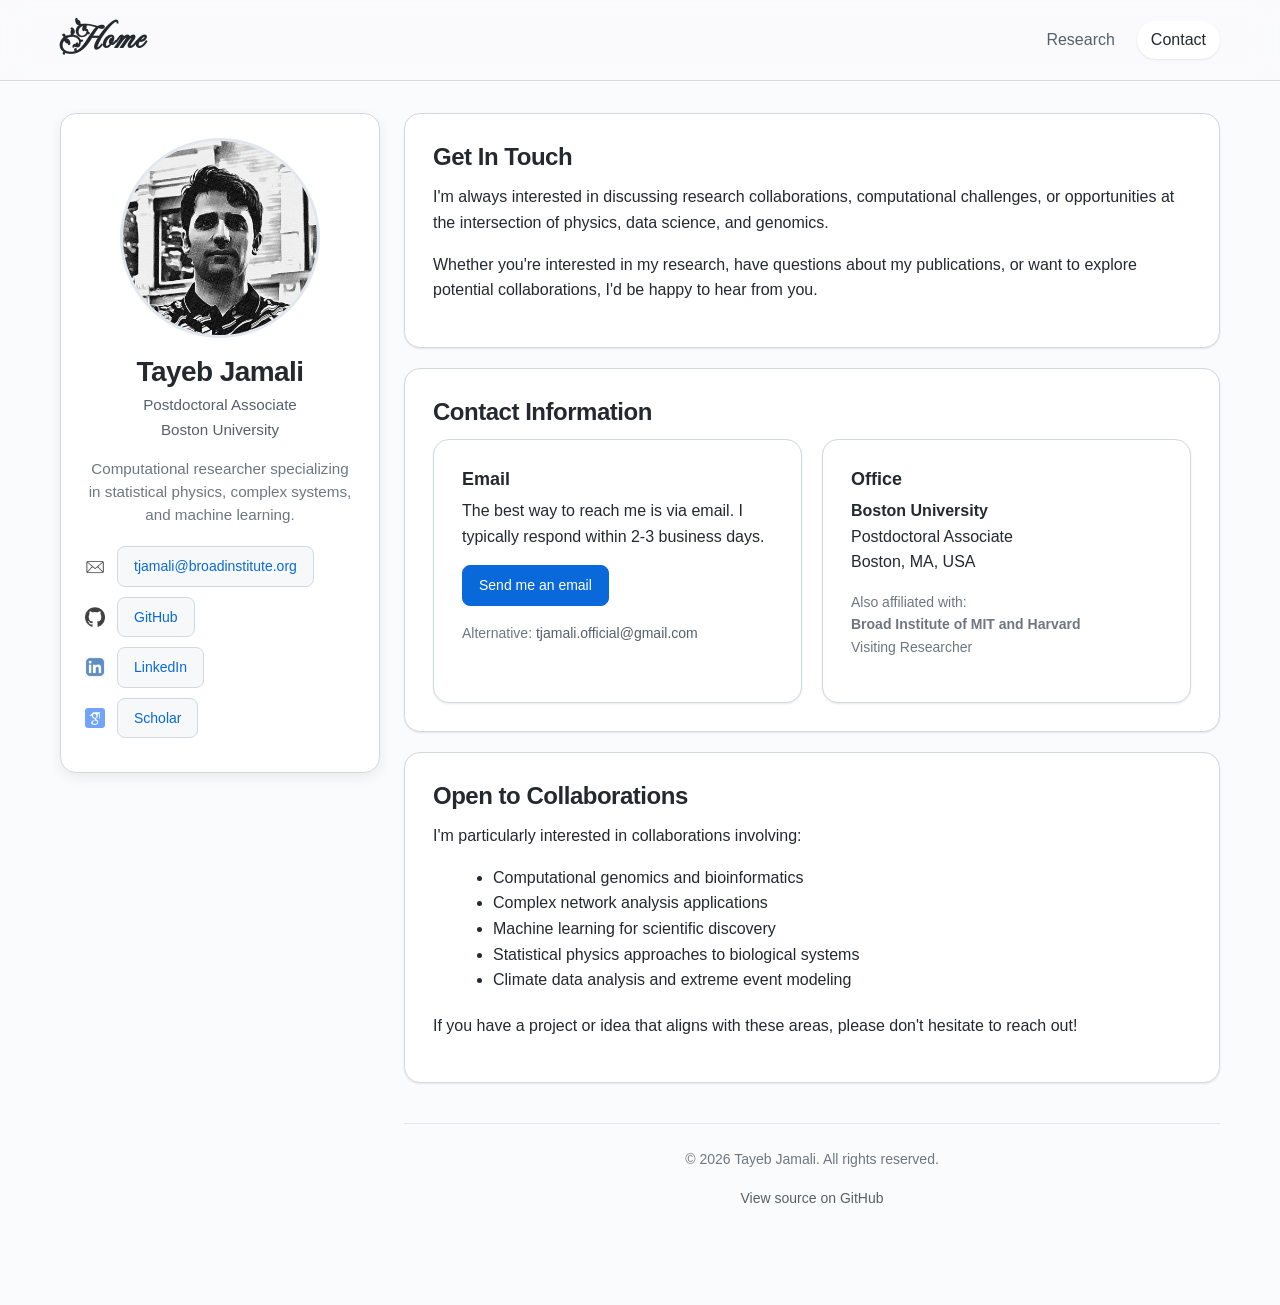
<file: contact.html>
<!DOCTYPE html>
<html lang="en">
<head>
  <meta charset="UTF-8">
  <meta name="viewport" content="width=device-width, initial-scale=1.0">
  <meta http-equiv="X-UA-Compatible" content="IE=edge">
  <link href="https://fonts.googleapis.com/css2?family=Fleur+De+Leah&display=swap" rel="stylesheet">  
  
  <!-- SEO Meta Tags -->
  <title>Contact - Tayeb Jamali</title>
  <meta name="description" content="Get in touch with Tayeb Jamali for research collaborations, computational challenges, or opportunities in physics and data science.">
  <meta name="keywords" content="contact, collaboration, research, computational physics, data science">
  <meta name="author" content="Tayeb Jamali">
  <meta name="robots" content="index, follow">
  
  <!-- Open Graph / Facebook -->
  <meta property="og:type" content="website">
  <meta property="og:url" content="https://tayebjamali.github.io/contact.html">
  <meta property="og:title" content="Contact - Tayeb Jamali">
  <meta property="og:description" content="Get in touch for research collaborations and opportunities.">
  <meta property="og:image" content="https://tayebjamali.github.io/og-image.jpg">
  
  <!-- Twitter -->
  <meta property="twitter:card" content="summary_large_image">
  <meta property="twitter:url" content="https://tayebjamali.github.io/contact.html">
  <meta property="twitter:title" content="Contact - Tayeb Jamali">
  <meta property="twitter:description" content="Get in touch for research collaborations and opportunities.">
  <meta property="twitter:image" content="https://tayebjamali.github.io/og-image.jpg">
  
  <!-- Favicons -->
  <link rel="icon" type="image/x-icon" href="favicon.ico">
  <link rel="apple-touch-icon" sizes="180x180" href="apple-touch-icon.png">
  <link rel="icon" type="image/png" sizes="32x32" href="favicon-32x32.png">
  <link rel="icon" type="image/png" sizes="16x16" href="favicon-16x16.png">
  <link rel="manifest" href="site.webmanifest">
  
  <!-- Stylesheets -->
  <link rel="stylesheet" href="styles.css">
  <link rel="preconnect" href="https://fonts.googleapis.com">
  
  <!-- Canonical URL -->
  <link rel="canonical" href="https://tayebjamali.github.io/contact.html">
</head>
<body>
  <!-- Skip to content link for accessibility -->
  <a href="#main-content" class="skip-link">Skip to main content</a>
  
  <!-- Top Navigation -->
  <header class="topbar" role="banner">
    <div class="topwrap">
      <a class="site" href="index.html" aria-label="Home"> Home </a>
      <nav role="navigation" aria-label="Main navigation">
        <a class="navlink" href="research.html">Research</a>
        <a class="navlink" href="contact.html">Contact</a>
      </nav>
    </div>
  </header>
  
  <!-- Main Layout -->
  <div class="wrap">
    <div id="sidebar-container"></div>
    <script>
      // Load sidebar
      fetch('sidebar.html')
        .then(response => response.text())
        .then(html => {
          document.getElementById('sidebar-container').innerHTML = html;
        });
    </script>
    
    <!-- Main Content -->
    <main class="main" id="main-content" role="main">
      <section class="panel" aria-labelledby="contact-heading">
        <h2 id="contact-heading">Get In Touch</h2>
        <p>
          I'm always interested in discussing research collaborations, computational challenges, or opportunities at the intersection of physics, data science, and genomics.
        </p>
        <p>
          Whether you're interested in my research, have questions about my publications, or want to explore potential collaborations, I'd be happy to hear from you.
        </p>
      </section>
      
      <section class="panel" aria-labelledby="contact-methods">
        <h2 id="contact-methods">Contact Information</h2>
        
        <div class="grid">
          <div class="panel" style="margin:0">
            <h3> Email</h3>
            <p>The best way to reach me is via email. I typically respond within 2-3 business days.</p>
            <p>
              <a class="btn btn-primary" href="mailto:tjamali@broadinstitute.org">
                Send me an email
              </a>
            </p>
            <p class="meta">Alternative: <a href="mailto:tjamali.official@gmail.com">tjamali.official@gmail.com</a></p>
          </div>
          
          <div class="panel" style="margin:0">
            <h3> Office</h3>
            <p>
              <strong>Boston University</strong><br>
              Postdoctoral Associate<br>
              Boston, MA, USA
            </p>
            <p class="meta">
              Also affiliated with:<br>
              <strong>Broad Institute of MIT and Harvard</strong><br>
              Visiting Researcher
            </p>
          </div>
        </div>
      </section>
      
      <section class="panel" aria-labelledby="collaboration-heading">
        <h2 id="collaboration-heading">Open to Collaborations</h2>
        <p>I'm particularly interested in collaborations involving:</p>
        <ul style="margin-left: 20px;">
          <li>Computational genomics and bioinformatics</li>
          <li>Complex network analysis applications</li>
          <li>Machine learning for scientific discovery</li>
          <li>Statistical physics approaches to biological systems</li>
          <li>Climate data analysis and extreme event modeling</li>
        </ul>
        <p style="margin-top: 20px;">If you have a project or idea that aligns with these areas, please don't hesitate to reach out!</p>
      </section>
      
      <!-- Footer -->
      <footer class="footer" role="contentinfo">
        <p>&copy; <span id="year"></span> Tayeb Jamali. All rights reserved.</p>
        <p class="meta">
          <a href="https://github.com/tayebjamali/tayebjamali.github.io" rel="noopener noreferrer" target="_blank">View source on GitHub</a>
        </p>
      </footer>
    </main>
  </div>
  
  <!-- JavaScript -->
  <script>
    // Set current year
    const yearElement = document.getElementById('year');
    if (yearElement) {
      yearElement.textContent = new Date().getFullYear();
    }
    
    // Enhanced navigation with error handling
    function updateNavigation() {
      const currentPath = location.pathname.split('/').pop() || 'index.html';
      const navLinks = document.querySelectorAll('.navlink');
      
      navLinks.forEach(link => {
        const href = link.getAttribute('href');
        if (href === currentPath) {
          link.setAttribute('aria-current', 'page');
        } else {
          link.removeAttribute('aria-current');
        }
      });
    }
    
    // Run on page load
    document.addEventListener('DOMContentLoaded', () => {
      updateNavigation();
      document.body.classList.remove('loading');
    });
    
    // Console message
    console.log('%c📬 Contact Page', 'font-size: 16px; color: #0969da;');
    console.log('Feel free to reach out for collaborations!');
  </script>
</body>
</html>
</file>
<file: styles.css>
/* Enhanced Professional Styles with Dark Mode Support */

:root {
  /* Light mode colors */
  --bg: #fafbfc;
  --bg-secondary: #f6f8fa;
  --surface: #ffffff;
  --surface-2: #f6f8fa;
  --text: #24292f;
  --text-secondary: #57606a;
  --muted: #6e7781;
  --line: #d1d9e0;
  --line-light: #e1e7ed;
  --brand: #0969da;
  --brand-hover: #0860ca;
  --success: #1a7f37;
  --warning: #9a6700;
  
  /* Design tokens */
  --radius: 12px;
  --radius-sm: 8px;
  --radius-lg: 16px;
  --shadow-sm: 0 1px 3px rgba(31, 35, 40, 0.04), 0 1px 2px rgba(31, 35, 40, 0.06);
  --shadow: 0 4px 12px rgba(31, 35, 40, 0.08);
  --shadow-lg: 0 12px 28px rgba(31, 35, 40, 0.12);
  --maxw: 1200px;
  --transition: all 0.2s cubic-bezier(0.4, 0, 0.2, 1);
  
  /* Typography scale */
  --font-sans: -apple-system, BlinkMacSystemFont, "Segoe UI", "Noto Sans", Helvetica, Arial, sans-serif, "Apple Color Emoji", "Segoe UI Emoji";
  --font-mono: ui-monospace, SFMono-Regular, "SF Mono", Consolas, "Liberation Mono", Menlo, monospace;
}

/* Dark mode */
@media (prefers-color-scheme: dark) {
  :root {
    --bg: #0d1117;
    --bg-secondary: #161b22;
    --surface: #161b22;
    --surface-2: #21262d;
    --text: #f0f6fc;
    --text-secondary: #8b949e;
    --muted: #6e7681;
    --line: #30363d;
    --line-light: #21262d;
    --brand: #58a6ff;
    --brand-hover: #79b8ff;
    --shadow-sm: 0 1px 3px rgba(0, 0, 0, 0.12), 0 1px 2px rgba(0, 0, 0, 0.24);
    --shadow: 0 4px 12px rgba(0, 0, 0, 0.24);
    --shadow-lg: 0 12px 28px rgba(0, 0, 0, 0.36);
  }
}

/* Reset & Base */
*, *::before, *::after {
  box-sizing: border-box;
}

html {
  height: 100%;
  scroll-behavior: smooth;
  -webkit-font-smoothing: antialiased;
  -moz-osx-font-smoothing: grayscale;
}

body {
  min-height: 100%;
  margin: 0;
  font-family: var(--font-sans);
  font-size: 16px;
  line-height: 1.6;
  color: var(--text);
  background: var(--bg);
  transition: background-color 0.3s ease;
}

/* Typography */
h1, h2, h3, h4, h5, h6 {
  font-weight: 600;
  line-height: 1.25;
  margin-top: 0;
}

h1 { font-size: 2rem; }
h2 { font-size: 1.5rem; }
h3 { font-size: 1.25rem; }

p {
  margin-top: 0;
  margin-bottom: 1rem;
}

/* Links */
a {
  color: var(--brand);
  text-decoration: none;
  transition: var(--transition);
}

a:hover {
  color: var(--brand-hover);
  text-decoration: underline;
}

a:focus-visible {
  outline: 2px solid var(--brand);
  outline-offset: 2px;
  border-radius: 4px;
}

.skip-link {
  position: absolute;
  top: -100px;  /* Move it further up */
  left: -100px;  /* Move it off to the left too */
  background: var(--brand);
  color: white;
  padding: 8px 16px;
  border-radius: 0 0 8px 0;
  z-index: 100;
  transition: top 0.2s, left 0.2s;
}

.skip-link:focus {
  top: 0;
  left: 0;  /* Bring it back when focused */
}

/* Top Navigation */
.topbar {
  position: sticky;
  top: 0;
  z-index: 50;
  backdrop-filter: blur(12px);
  -webkit-backdrop-filter: blur(12px);
  background: rgba(250, 251, 252, 0.8);
  border-bottom: 1px solid var(--line);
  transition: var(--transition);
}

@media (prefers-color-scheme: dark) {
  .topbar {
    background: rgba(13, 17, 23, 0.8);
  }
}

.topwrap {
  max-width: var(--maxw);
  margin: 0 auto;
  padding: 12px 20px;
  display: flex;
  align-items: center;
  gap: 16px;
}

.site {
  font-family: 'Fleur De Leah', cursive;
  font-weight: 720;
  font-size: 2.2rem;  /* Slightly larger for calligraphy */
  letter-spacing: 1px;
  color: var(--text);
  transition: transform 0.2s ease;
}

.site:hover {
  //transform: translateX(2px);
  text-decoration: none;
}

nav {
  margin-left: auto;
  display: flex;
  flex-wrap: wrap;
  gap: 8px;
}

.navlink {
  position: relative;
  display: inline-block;
  padding: 6px 14px;
  border-radius: 999px;
  font-weight: 500;
  color: var(--text-secondary);
  transition: var(--transition);
}

.navlink:hover {
  color: var(--text);
  background: var(--surface);
  text-decoration: none;
  transform: translateY(-1px);
  box-shadow: var(--shadow-sm);
}

.navlink[aria-current="page"] {
  color: var(--text);
  background: var(--surface);
  box-shadow: var(--shadow-sm);
}

/* Layout */
.wrap {
  max-width: var(--maxw);
  margin: 0 auto;
  padding: 32px 20px 80px;
  display: grid;
  grid-template-columns: 320px 1fr;
  gap: 24px;
  animation: fadeIn 0.5s ease;
}

@keyframes fadeIn {
  from {
    opacity: 0;
    transform: translateY(10px);
  }
  to {
    opacity: 1;
    transform: translateY(0);
  }
}

@media (max-width: 980px) {
  .wrap {
    grid-template-columns: 1fr;
    padding: 24px 16px 60px;
  }
}

/* Sidebar */
.side {
  position: sticky;
  top: 80px;
  align-self: start;
  background: var(--surface);
  border: 1px solid var(--line);
  border-radius: var(--radius-lg);
  padding: 24px;
  box-shadow: var(--shadow);
  transition: var(--transition);
}

.side:hover {
  box-shadow: var(--shadow-lg);
}

.avatar {
  width: 200px;
  height: 200px;
  border-radius: 50%;
  object-fit: cover;
  display: block;
  border: 3px solid var(--line-light);
  margin: 0 auto 16px;
  transition: transform 0.3s ease;
}

.avatar:hover {
  transform: scale(1.05);
}

.name {
  font-size: 1.75rem;
  font-weight: 700;
  margin: 8px 0 4px;
  text-align: center;
  letter-spacing: -0.02em;
}

.role {
  color: var(--text-secondary);
  text-align: center;
  margin: 4px 0 16px;
  font-size: 0.95rem;
}

.bio {
  color: var(--muted);
  margin: 12px 0 20px;
  text-align: center;
  font-size: 0.95rem;
  line-height: 1.5;
}

.slist {
  list-style: none;
  padding: 0;
  margin: 0;
}

.slist li {
  margin: 10px 0;
  display: flex;
  gap: 12px;
  align-items: center;
}

.slist img {
  width: 20px;
  height: 20px;
  display: block;
  opacity: 0.75;
  transition: opacity 0.2s;
}

.slist li:hover img {
  opacity: 1;
}

/* Buttons */
.btn {
  display: inline-flex;
  align-items: center;
  gap: 8px;
  padding: 8px 16px;
  border: 1px solid var(--line);
  background: var(--surface-2);
  border-radius: var(--radius-sm);
  font-weight: 500;
  font-size: 0.875rem;
  transition: var(--transition);
  cursor: pointer;
}

.btn:hover {
  background: var(--surface);
  border-color: var(--text-secondary);
  transform: translateY(-1px);
  text-decoration: none;
  box-shadow: var(--shadow-sm);
}

.btn:focus-visible {
  outline: 2px solid var(--brand);
  outline-offset: 2px;
}

.btn-primary {
  background: var(--brand);
  color: white;
  border-color: var(--brand);
}

.btn-primary:hover {
  background: var(--brand-hover);
  border-color: var(--brand-hover);
}

/* Main Content */
.main {
  min-width: 0;
}

.panel {
  background: var(--surface);
  border: 1px solid var(--line);
  border-radius: var(--radius-lg);
  padding: 28px;
  box-shadow: var(--shadow-sm);
  margin-bottom: 20px;
  transition: var(--transition);
}

.panel:hover {
  box-shadow: var(--shadow);
}

.panel h2 {
  margin: 0 0 12px;
  font-size: 1.5rem;
  font-weight: 600;
  letter-spacing: -0.02em;
}

.panel h3 {
  margin: 0 0 8px;
  font-size: 1.125rem;
  font-weight: 600;
}

.lead {
  font-size: 1.0625rem;
  color: var(--text-secondary);
  line-height: 1.6;
  margin-bottom: 0;
}

/* Lists */
.list {
  list-style: disc;  /* or circle, square */
  padding-left: 20px;
  margin: 10px 0;
}

.list li {
  padding: 4px 0;
  margin: 8px 0;
  /* Remove all the border, background, and box styling */
}

.list li:first-child {
  margin-top: 0;
}

.list li:last-child {
  margin-bottom: 0;
}

.meta {
  color: var(--muted);
  font-size: 0.875rem;
  margin-top: 4px;
}

.meta a {
  color: var(--text-secondary);
  font-weight: 500;
}

.meta a:hover {
  color: var(--brand);
}

/* Grid */
.grid {
  display: grid;
  grid-template-columns: repeat(auto-fit, minmax(280px, 1fr));
  gap: 20px;
}

/* Footer */
.footer {
  color: var(--muted);
  text-align: center;
  margin-top: 40px;
  padding-top: 24px;
  border-top: 1px solid var(--line-light);
  font-size: 0.875rem;
}

/* Mobile Adjustments */
@media (max-width: 640px) {
  .topwrap {
    padding: 10px 16px;
  }
  
  .site {
    font-size: 1rem;
  }
  
  .navlink {
    padding: 4px 12px;
    font-size: 0.875rem;
  }
  
  .panel {
    padding: 20px;
  }
  
  .avatar {
    width: 150px;
    height: 150px;
  }
  
  .name {
    font-size: 1.5rem;
  }
}

/* Print Styles */
@media print {
  .topbar,
  .skip-link {
    display: none;
  }
  
  .wrap {
    display: block;
  }
  
  .side {
    position: static;
    margin-bottom: 2rem;
  }
  
  .panel {
    box-shadow: none;
    border: 1px solid #ddd;
  }
  
  a {
    color: inherit;
    text-decoration: underline;
  }
}

/* Loading animation */
@keyframes pulse {
  0%, 100% {
    opacity: 1;
  }
  50% {
    opacity: 0.5;
  }
}

.loading {
  animation: pulse 2s cubic-bezier(0.4, 0, 0.6, 1) infinite;
}

/* Utility classes */
.sr-only {
  position: absolute;
  width: 1px;
  height: 1px;
  padding: 0;
  margin: -1px;
  overflow: hidden;
  clip: rect(0, 0, 0, 0);
  white-space: nowrap;
  border-width: 0;
}
</file>
